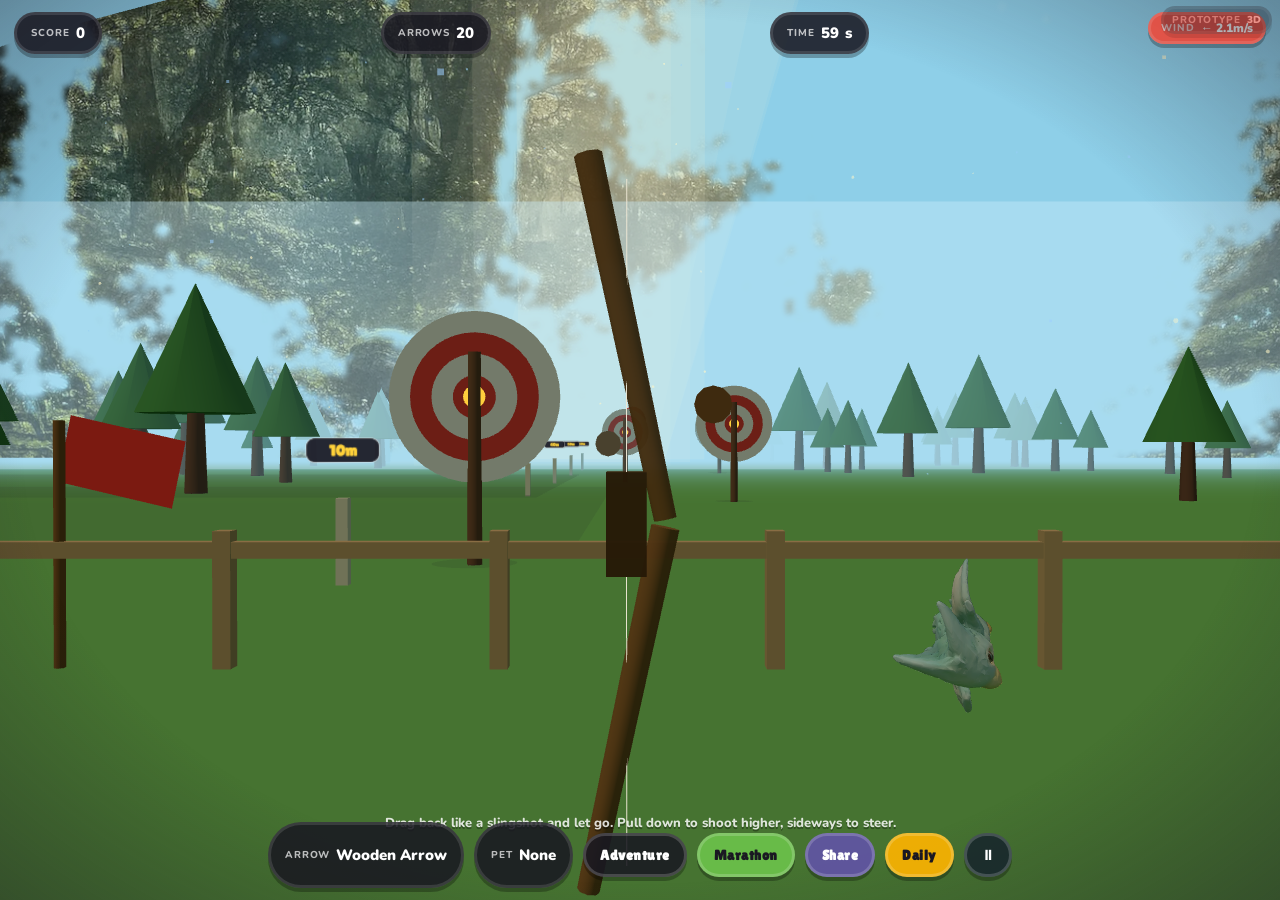
<file: 3d.html>
<!DOCTYPE html>
<html lang="en">
<head>
<meta charset="utf-8">
<meta name="viewport" content="width=device-width, initial-scale=1, viewport-fit=cover, user-scalable=no">
<title>Dino Bob 3D — Prototype</title>
<style>
  @import url('https://fonts.googleapis.com/css2?family=Lilita+One&family=Nunito:wght@600;800;900&display=swap');
  :root { --ink:#1a1822; --yellow:#ffd23a; --gold:#e8a91d; --green:#6cc24a; --panel:#242031; }
  html, body { margin:0; height:100%; overflow:hidden; background:var(--ink); font-family:'Nunito',sans-serif; -webkit-user-select:none; user-select:none; }
  #c3d { display:block; width:100vw; height:100vh; touch-action:none; }
  .hud-top { position:fixed; top:0; left:0; right:0; display:flex; gap:10px; padding:12px 14px; padding-top:max(12px, env(safe-area-inset-top)); padding-left:max(14px, env(safe-area-inset-left)); padding-right:max(14px, env(safe-area-inset-right)); pointer-events:none; align-items:flex-start; flex-wrap:wrap; justify-content:space-between; z-index:10; }
  .hud-top .chip { pointer-events:none; }
  .hud-bottom { position:fixed; bottom:0; left:0; right:0; display:flex; gap:10px; padding:12px 14px; padding-bottom:max(12px, env(safe-area-inset-bottom)); padding-left:max(14px, env(safe-area-inset-left)); padding-right:max(14px, env(safe-area-inset-right)); pointer-events:none; align-items:center; justify-content:center; flex-wrap:wrap; z-index:10; }
  .hud-bottom .chip, .hud-bottom button.chip { pointer-events:auto; min-height:44px; min-width:44px; justify-content:center; }
  .chip { background:rgba(26,24,34,0.88); color:#fff; font-family:'Nunito',sans-serif; font-weight:900; font-size:15px; padding:8px 14px; border-radius:999px; display:inline-flex; align-items:center; gap:6px; border:3px solid rgba(255,255,255,0.12); box-shadow:0 4px 0 rgba(0,0,0,0.28); }
  .chip small { display:block; font-family:'Nunito',sans-serif; font-size:10px; font-weight:800; opacity:.7; letter-spacing:.09em; text-transform:uppercase; line-height:1; }
  .chip button, button.chip { pointer-events:auto; cursor:pointer; font-family:'Lilita One',sans-serif; font-size:14px; letter-spacing:0.5px; border:3px solid rgba(255,255,255,0.18); }
  #hudCombo { color:var(--yellow); min-width:0; font-family:'Lilita One',sans-serif; font-size:18px; }
  #hudCombo:empty{ display:none; }
  #hudPhase { background:linear-gradient(180deg, var(--yellow), var(--gold)); color:var(--ink); border-color:rgba(255,255,255,0.5); box-shadow:0 3px 0 #b07f12; font-family:'Lilita One',sans-serif; letter-spacing:0.5px; }
  #hudPhase:empty{ display:none; }
  .spacer{ flex:1; }
  /* collapsed: combo/phase become world-space floaters, hide persistent chips */
  #hudCombo, #hudPhase { display:none !important; }
  .hud-top .chip--small, .hud-top .hud-chip--meta { font-size:12px; padding:5px 10px; opacity:0.92; }
  .chip--prototype { position:fixed; top:6px; right:8px; font-size:10px; padding:4px 8px; opacity:0.38; pointer-events:none; z-index:11; }
  @media (max-width:600px) { .hud-top { gap:8px; padding:10px 10px; } .hud-top .chip { font-size:13px; padding:6px 10px; } .hud-bottom { gap:8px; padding:10px 10px; } .hud-bottom .chip, .hud-bottom button.chip { font-size:13px; padding:8px 12px; min-height:44px; } }
  #hudMsg { position:fixed; left:0; right:0; top:34%; text-align:center; font-family:'Lilita One',sans-serif; font-size:34px; font-weight:400; color:#fff; text-shadow:0 3px 0 rgba(0,0,0,0.35), 0 8px 24px rgba(0,0,0,0.35); opacity:0; transition:opacity .25s; pointer-events:none; }
  #hudMsg[style*="opacity: 1"]{ text-shadow:0 3px 0 rgba(0,0,0,0.35), 0 0 18px rgba(255,210,58,0.6); }
  #hint { position:fixed; left:0; right:0; bottom:74px; bottom:calc(68px + env(safe-area-inset-bottom, 0px)); text-align:center; color:rgba(255,255,255,0.9); font-family:'Nunito',sans-serif; font-weight:800; font-size:13px; text-shadow:0 2px 0 rgba(0,0,0,0.35); pointer-events:none; opacity:.92; z-index:9; }
  #overPanel{ position:fixed; inset:0; display:none; align-items:center; justify-content:center; background:rgba(12,22,32,.66); backdrop-filter:blur(4px); }
  .card{ background:var(--panel); border:3px solid #2e2940; border-radius:26px; padding:26px 28px; text-align:center; box-shadow:0 14px 40px rgba(0,0,0,0.45), inset 0 0 0 2px rgba(255,255,255,0.06); }
  .card h2{ margin:0 0 6px; font-family:'Lilita One',sans-serif; font-size:26px; color:#fff; letter-spacing:0.5px; }
  .card .big{ font-family:'Lilita One',sans-serif; font-size:54px; color:var(--yellow); text-shadow:0 4px 0 #b07f12; line-height:1; margin:6px 0 14px; }
  .card button{ font-family:'Lilita One',sans-serif; font-size:18px; letter-spacing:0.5px; border:0; cursor:pointer; background:#e85f5f; color:#fff; border-radius:999px; padding:12px 28px; box-shadow:0 4px 0 #b54040; text-shadow:0 2px 0 rgba(0,0,0,0.25); }
  .card a{ display:block; margin-top:12px; font-size:13px; font-weight:800; color:rgba(255,255,255,0.6); text-decoration:none; }
  #pausePanel{ position:fixed; inset:0; display:none; align-items:center; justify-content:center; background:rgba(12,22,32,.62); backdrop-filter:blur(4px); z-index:20; }
  #pausePanel .card{ border-color:rgba(255,210,58,0.25); }
  .chip[style*="255,60,40"]{ background:linear-gradient(180deg,#ff8a3a,#e23b3b)!important; border-color:#ffe27a; box-shadow:0 3px 0 #9a2a1a; }
 #vignette{ position:fixed; inset:0; pointer-events:none; background:radial-gradient(ellipse at center, transparent 68%, rgba(26,24,34,0.38) 100%); }
.float-score{ position:fixed; pointer-events:none; font-family:'Lilita One',sans-serif; font-size:28px; font-weight:400; color:#fff; text-shadow:0 3px 0 rgba(0,0,0,0.35), 0 8px 16px rgba(0,0,0,0.25); opacity:0; transition:none; will-change:transform, opacity; z-index:12; }
.float-score.bullseye{ color:#ffd23a; font-size:34px; text-shadow:0 3px 0 #b07f12, 0 0 12px rgba(255,210,58,0.6); }
.float-score.pop{ color:#ff5fa2; }
</style>
</head>
<body>
<canvas id="c3d"></canvas>
<div id="vignette"></div>

<div class="hud-top">
  <div class="chip"><small>Score</small><span id="hudScore">0</span></div>
  <div class="chip"><small>Arrows</small><span id="hudArrows">20</span></div>
  <div class="chip"><small>Time</small><span id="hudTime">60</span>s</div>
  <div class="chip" id="hudCombo" style="display:none"></div>
  <div class="chip" id="hudPhase" style="display:none">Warm-up</div>
</div>

<div class="hud-bottom">
  <div class="chip" id="arrowChip" style="pointer-events:auto; cursor:pointer"><small>Arrow</small><span id="hudArrow">Wooden</span></div>
  <div class="chip" id="hudPet" style="pointer-events:auto; cursor:pointer"><small>Pet</small><span id="hudPetName">None</span></div>
  <button id="adv3dBtn" class="chip" style="pointer-events:auto">Adventure</button>
  <button id="marathonBtn" class="chip" style="pointer-events:auto; cursor:pointer; background:rgba(108,194,74,0.92); color:#1a1822">Marathon</button>
  <button id="share3dBtn" class="chip" style="pointer-events:auto; cursor:pointer; background:rgba(100,80,180,0.82)">Share</button>
  <button id="daily3dBtn" class="chip" style="pointer-events:auto; cursor:pointer; background:rgba(255,180,0,0.9); color:#1a1822">Daily</button>
  <button id="pauseBtn" class="chip" style="pointer-events:auto; cursor:pointer; background:rgba(20,32,44,0.82)">⏸︎</button>
</div>
<div class="chip chip--prototype" aria-hidden="true"><small>Prototype</small>3D</div>

<div id="hudMsg"></div>
<div id="hint">Drag back like a slingshot and let go. Pull down to shoot higher, sideways to steer.</div>

<div id="overPanel">
  <div class="card">
    <h2 id="overTitle">Out of arrows!</h2>
    <div class="big" id="finalScore">0</div>
    <div id="overStats" style="font-size:15px; color:#5a6a7a; margin:6px 0 12px; line-height:1.5">
      <div>Coins: <b id="overCoins">0</b> <span id="overHigh" style="display:none; color:#e8443a; font-weight:800">★ NEW BEST!</span></div>
      <div>Best: <b id="overBest">0</b> • <span id="overStreak"></span></div>
    </div>
    <div style="display:flex; gap:10px; justify-content:center; flex-wrap:wrap">
      <button id="againBtn">Shoot again</button>
      <a href="index.html" style="display:inline-flex; align-items:center; justify-content:center; font:inherit; font-weight:700; font-size:18px; border:0; cursor:pointer; background:#6a7783; color:#fff; border-radius:999px; padding:12px 24px; text-decoration:none">Arcade</a>
    </div>
    <a href="index.html">back to the 2D game</a>
  </div>
</div>
<div id="pausePanel" style="position:fixed; inset:0; display:none; align-items:center; justify-content:center; background:rgba(12,22,32,.55); z-index:20">
  <div class="card"><h2>PAUSED</h2><div style="display:flex; gap:10px; justify-content:center; margin-top:14px"><button id="resumeBtn">Resume</button><button id="quitBtn" style="background:#6a7783">Quit</button></div></div>
</div>

<!-- Double-clicking this file works, but Chrome will not read the .glb pet
     model off disk, so the pet falls back to a simple shape. To see the real
     3D model, run this from the repo root:   python3 -m http.server 8769
     then open  http://127.0.0.1:8769/3d.html -->
<!-- Three r160 — UMD loads synchronously so classic game3d.js always sees window.THREE.
     ES modules are cached via sw.js for future tree-shaking, but not required for boot. -->
<script src="js/vendor/three.min.js"></script>
<script src="js/vendor/GLTFLoader.js"></script>
<script type="importmap">{"imports":{"three":"./js/vendor/three.module.js","three/addons/":"./js/vendor/"}}</script>
<script type="module">import * as THREE_NS from 'three'; import {GLTFLoader} from 'three/addons/loaders/GLTFLoader.js'; if(!window.THREE.GLTFLoader) window.THREE.GLTFLoader=GLTFLoader;</script>
<script src="js/tuning.js"></script>
<script src="js/data.js"></script>
<script src="js/save.js"></script>
<script src="js/audio.js"></script>
<script src="js/game3d.js"></script>
<script type="module">GAME3D.start();</script>
<script nomodule>if(window.GAME3D) GAME3D.start();</script>
</body>
</html>
</file>
